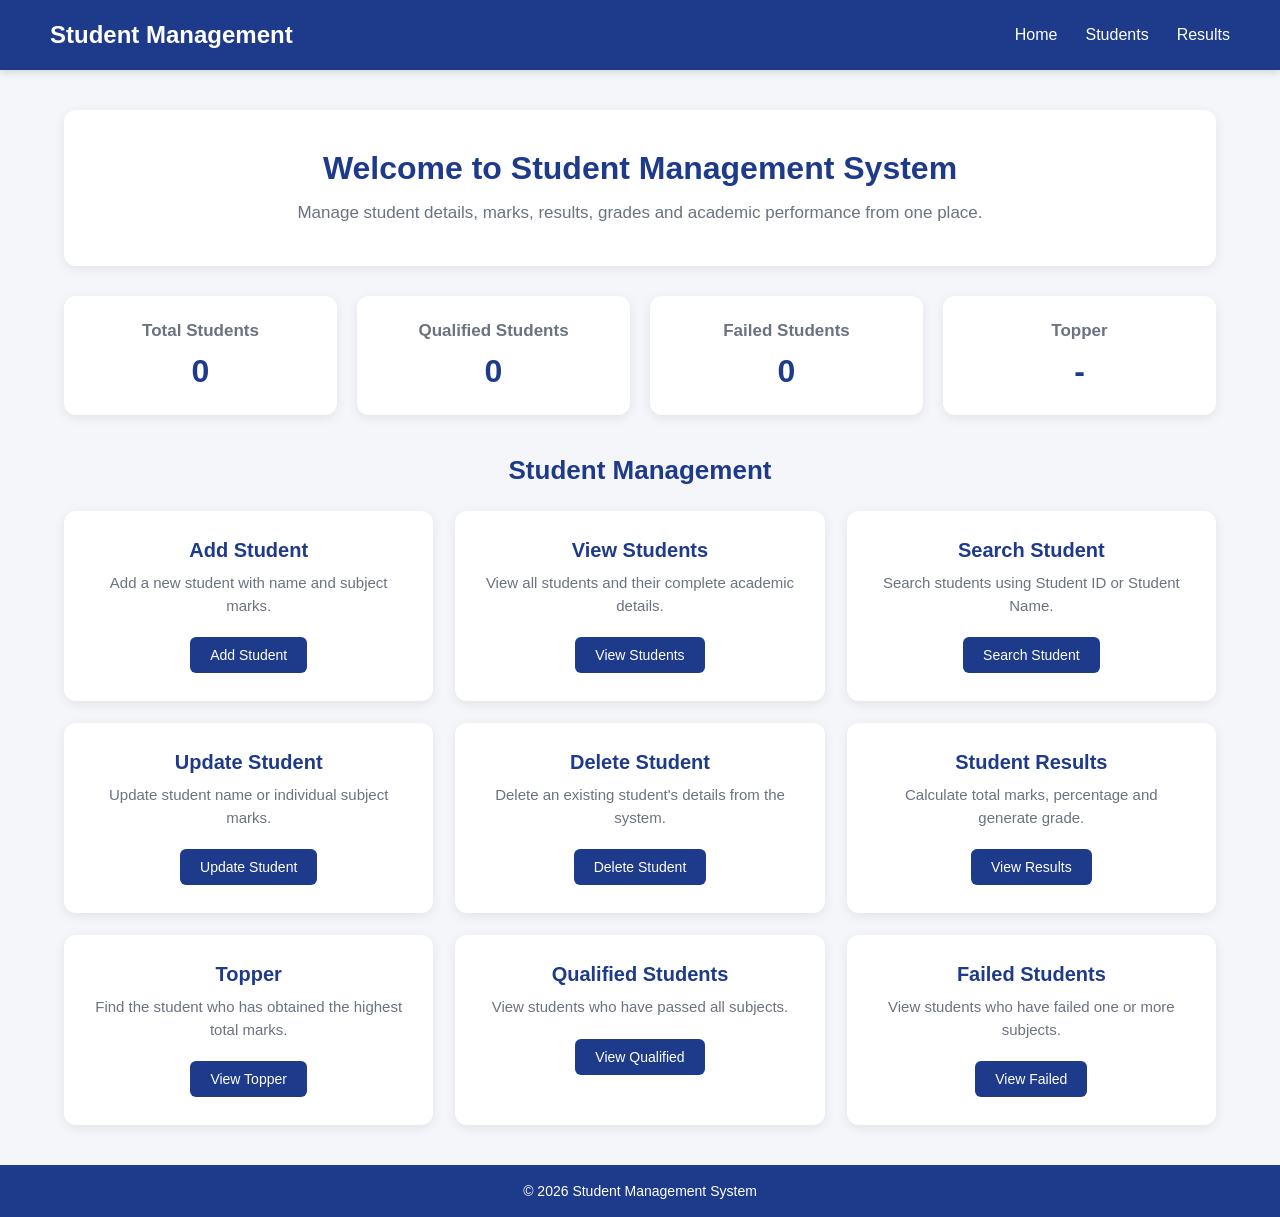
<file: frontend/index.html>
<!DOCTYPE html>
<html lang="en">
<head>
<meta charset="UTF-8">
<meta name="viewport" content="width=device-width, initial-scale=1.0">
<title>Student Management System</title>
<link rel="stylesheet" href="style.css">
</head>

<body>

<header class="navbar">

<div class="logo">
Student Management
</div>

<nav>
<a href="index.html">Home</a>
<a href="students.html">Students</a>
<a href="results.html">Results</a>
</nav>

</header>

<main class="container">

<section class="welcome">

<h1>Welcome to Student Management System</h1>

<p>
Manage student details, marks, results,
grades and academic performance from one place.
</p>

</section>

<section class="cards">

<div class="card">
<h3>Total Students</h3>
<h2 id="totalStudents">0</h2>
</div>

<div class="card">
<h3>Qualified Students</h3>
<h2 id="qualifiedStudents">0</h2>
</div>

<div class="card">
<h3>Failed Students</h3>
<h2 id="failedStudents">0</h2>
</div>

<div class="card">
<h3>Topper</h3>
<h2 id="topper">-</h2>
</div>

</section>

<h2 class="section-title">
Student Management
</h2>

<section class="menu">

<div class="menu-card">
<h3>Add Student</h3>
<p>Add a new student with name and subject marks.</p>
<a href="add-student.html" class="btn">Add Student</a>
</div>

<div class="menu-card">
<h3>View Students</h3>
<p>View all students and their complete academic details.</p>
<a href="students.html" class="btn">View Students</a>
</div>

<div class="menu-card">
<h3>Search Student</h3>
<p>Search students using Student ID or Student Name.</p>
<a href="search.html" class="btn">Search Student</a>
</div>

<div class="menu-card">
<h3>Update Student</h3>
<p>Update student name or individual subject marks.</p>
<a href="update-student.html" class="btn">Update Student</a>
</div>

<div class="menu-card">
<h3>Delete Student</h3>
<p>Delete an existing student's details from the system.</p>
<a href="delete-student.html" class="btn">Delete Student</a>
</div>

<div class="menu-card">
<h3>Student Results</h3>
<p>Calculate total marks, percentage and generate grade.</p>
<a href="results.html" class="btn">View Results</a>
</div>

<div class="menu-card">
<h3>Topper</h3>
<p>Find the student who has obtained the highest total marks.</p>
<a href="topper.html" class="btn">View Topper</a>
</div>

<div class="menu-card">
<h3>Qualified Students</h3>
<p>View students who have passed all subjects.</p>
<a href="qualified.html" class="btn">View Qualified</a>
</div>

<div class="menu-card">
<h3>Failed Students</h3>
<p>View students who have failed one or more subjects.</p>
<a href="failed.html" class="btn">View Failed</a>
</div>

</section>

</main>

<footer>
<p>© 2026 Student Management System</p>
</footer>

<script src="script.js"></script>

</body>
</html>
</file>
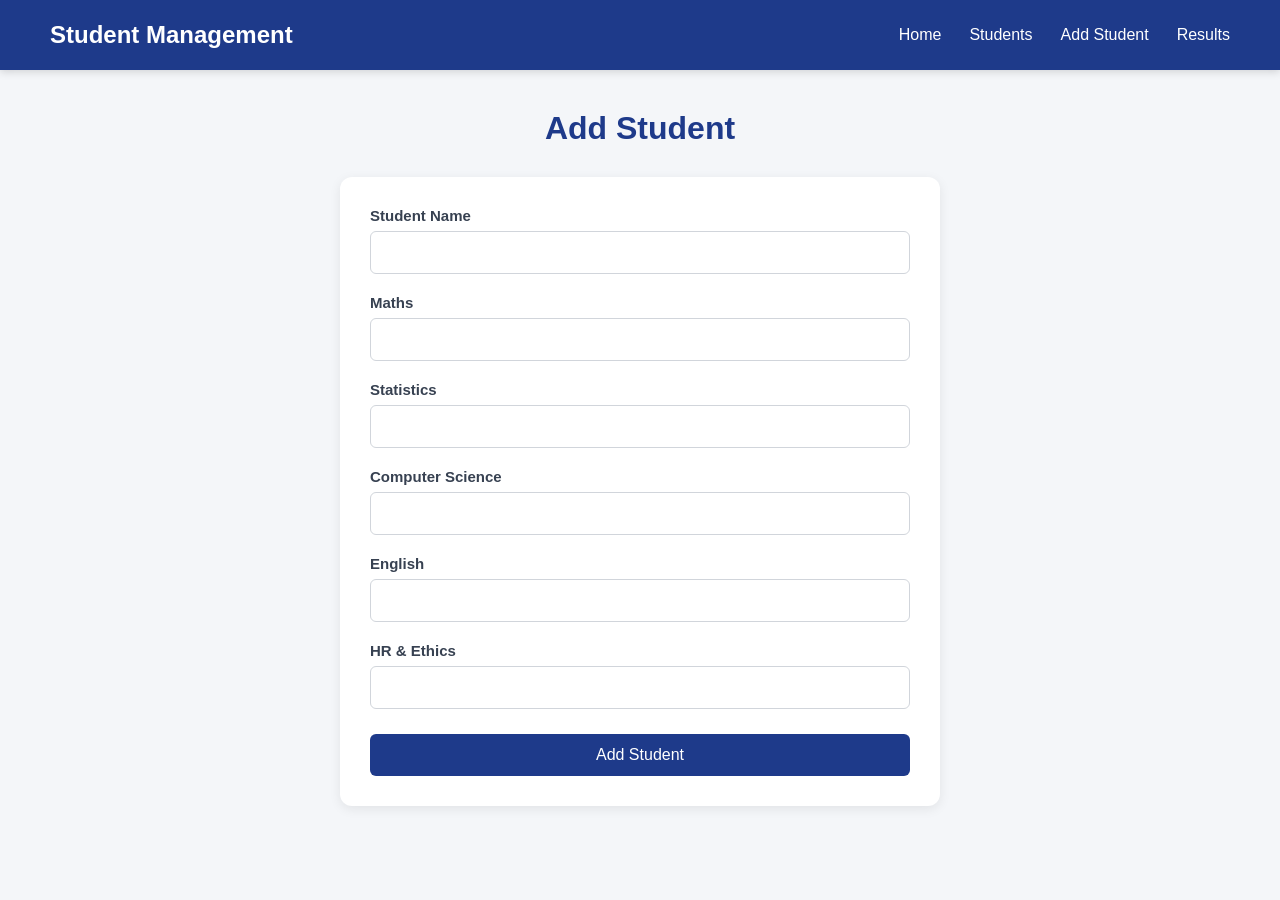
<file: frontend/add-student.html>
<!DOCTYPE html>
<html>
<head>
<title>Add Student</title>
<link rel="stylesheet" href="style.css">
</head>
<body>

<div class="navbar">
<div class="logo">Student Management</div>
<nav>
<a href="index.html">Home</a>
<a href="students.html">Students</a>
<a href="add-student.html">Add Student</a>
<a href="results.html">Results</a>
</nav>
</div>

<div class="container">
<h1>Add Student</h1>

<form id="studentForm">

<label>Student Name</label>
<input type="text" id="name" required>

<label>Maths</label>
<input type="number" id="maths" min="0" max="100" required>

<label>Statistics</label>
<input type="number" id="statistics" min="0" max="100" required>

<label>Computer Science</label>
<input type="number" id="computer_science" min="0" max="100" required>

<label>English</label>
<input type="number" id="english" min="0" max="100" required>

<label>HR & Ethics</label>
<input type="number" id="hr_ethics" min="0" max="100" required>

<button type="submit">Add Student</button>

</form>

<p id="message"></p>
</div>

<script src="script.js"></script>

</body>
</html>
</file>
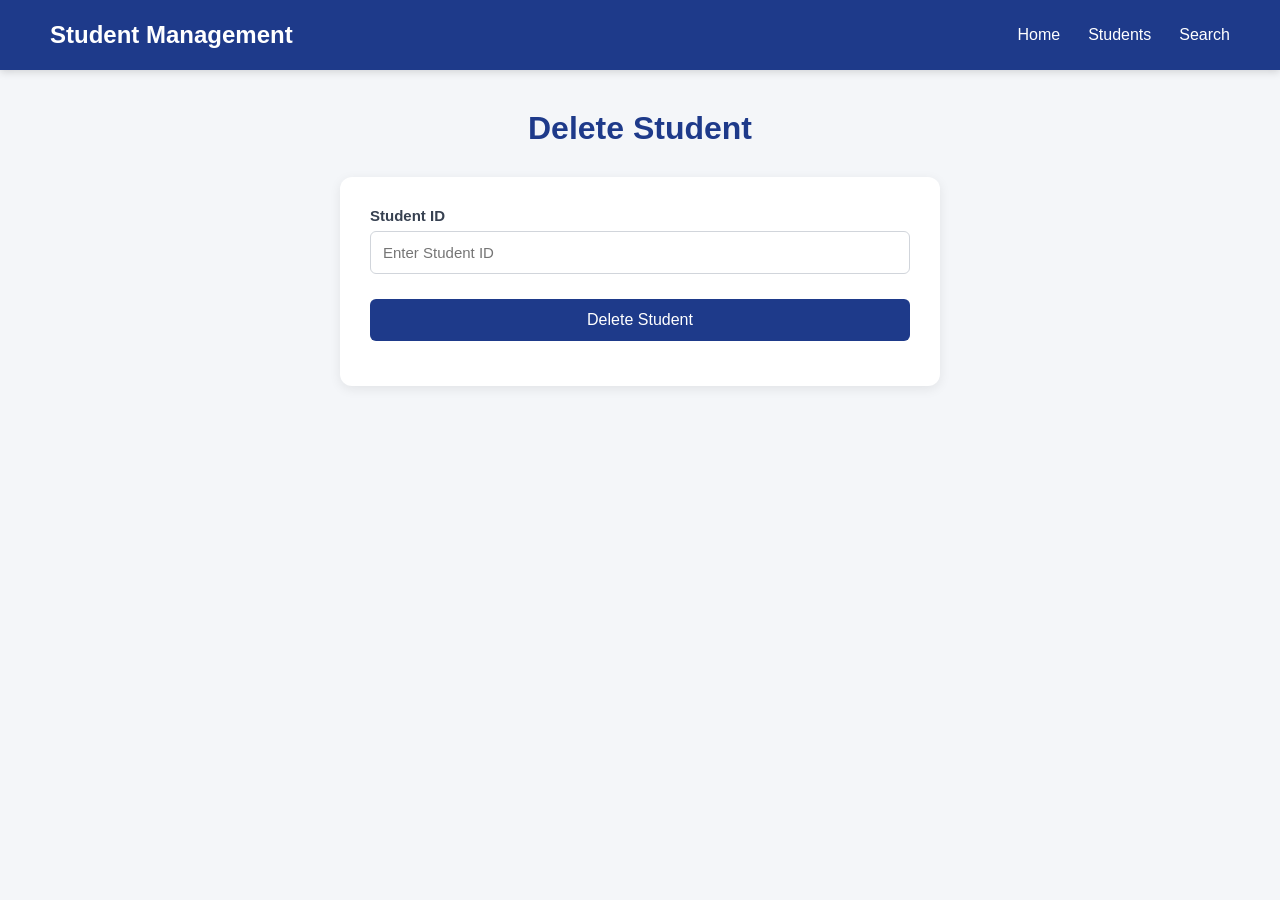
<file: frontend/delete-student.html>
<!DOCTYPE html>
<html>
<head>
<title>Delete Student</title>
<link rel="stylesheet" href="style.css">
</head>
<body>

<div class="navbar">
<div class="logo">Student Management</div>
<nav>
<a href="index.html">Home</a>
<a href="students.html">Students</a>
<a href="search.html">Search</a>
</nav>
</div>

<div class="container">

<h1>Delete Student</h1>

<form id="deleteForm">

<label>Student ID</label>
<input type="number" id="student_id" placeholder="Enter Student ID" required>

<button type="submit">Delete Student</button>

<p id="message"></p>

</form>

</div>

<script src="script.js"></script>

</body>
</html>
</file>
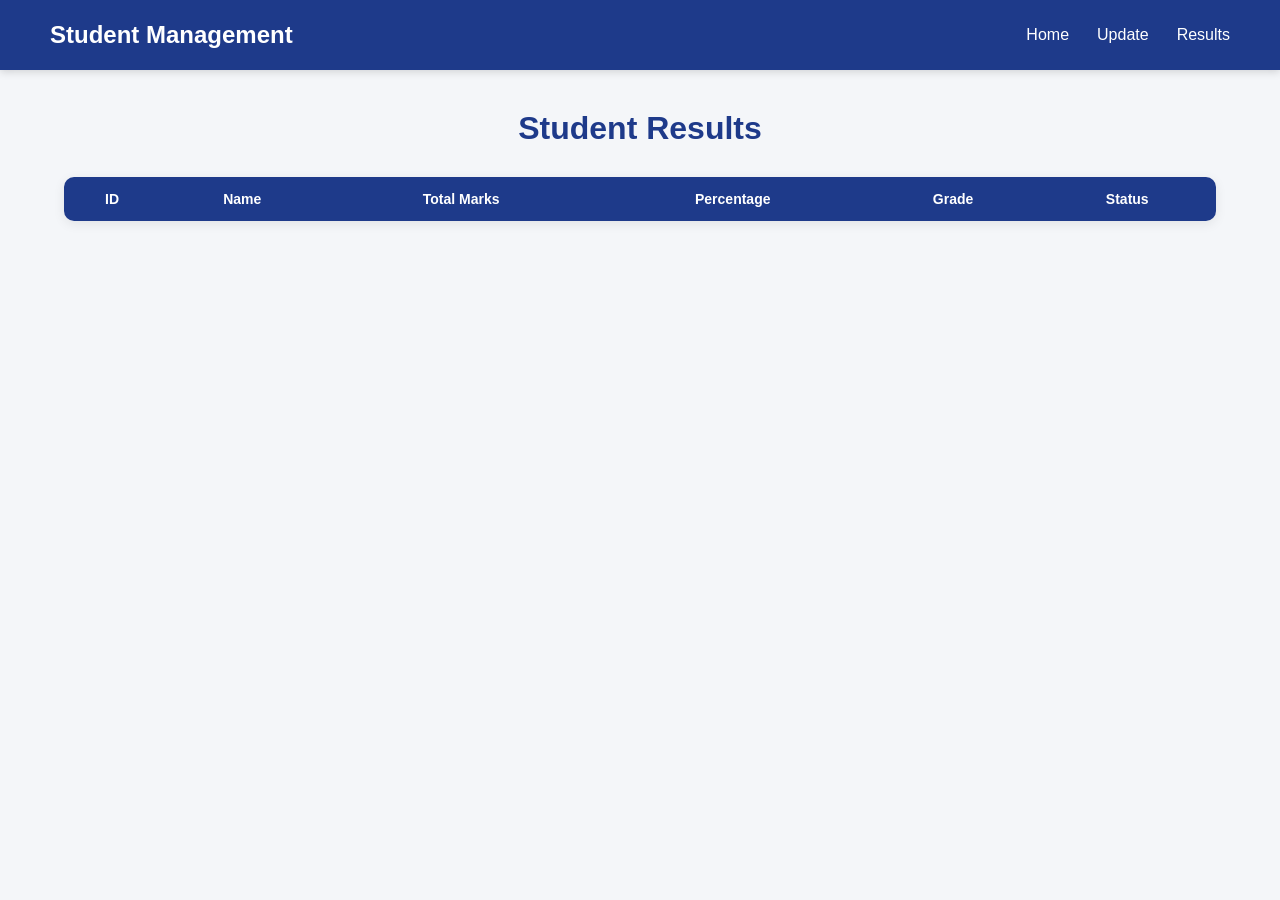
<file: frontend/results.html>
<!DOCTYPE html>
<html>
<head>
<title>Results</title>
<link rel="stylesheet" href="style.css">
</head>
<body>

<div class="navbar">
<div class="logo">Student Management</div>
<nav>
<a href="index.html">Home</a>
<a href="update-student.html">Update</a>
<a href="results.html">Results</a>
</nav>
</div>

<div class="container">

<h1>Student Results</h1>

<table>
<thead>
<tr>
<th>ID</th>
<th>Name</th>
<th>Total Marks</th>
<th>Percentage</th>
<th>Grade</th>
<th>Status</th>
</tr>
</thead>

<tbody id="resultsTable"></tbody>

</table>

</div>

<script src="script.js"></script>

</body>
</html>
</file>
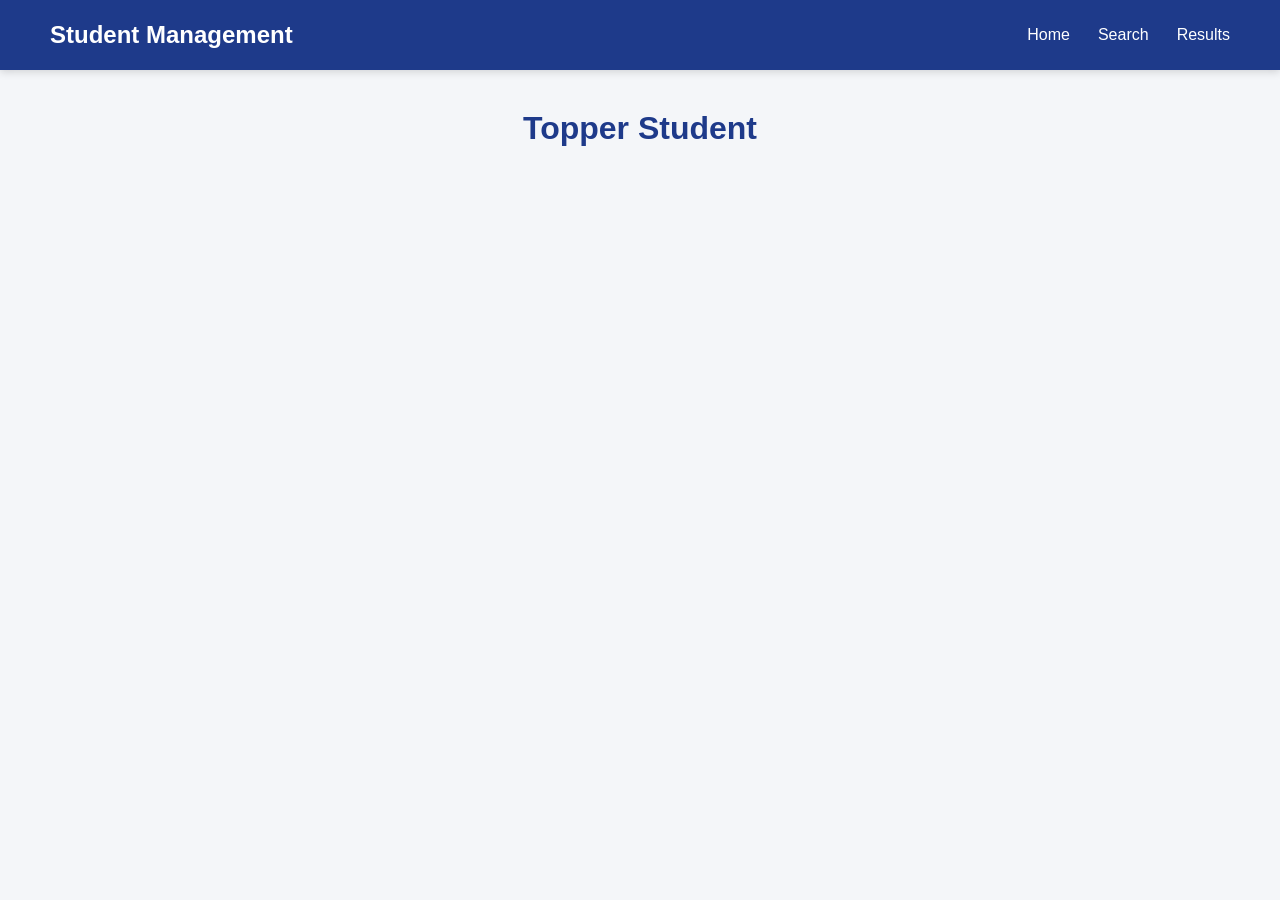
<file: frontend/topper.html>
<!DOCTYPE html>
<html>
<head>
<title>Topper</title>
<link rel="stylesheet" href="style.css">
</head>
<body>

<div class="navbar">
<div class="logo">Student Management</div>
<nav>
<a href="index.html">Home</a>
<a href="search.html">Search</a>
<a href="results.html">Results</a>
</nav>
</div>

<div class="container">

<h1>Topper Student</h1>

<div id="topperResult"></div>

</div>

<script src="script.js"></script>

</body>
</html>
</file>
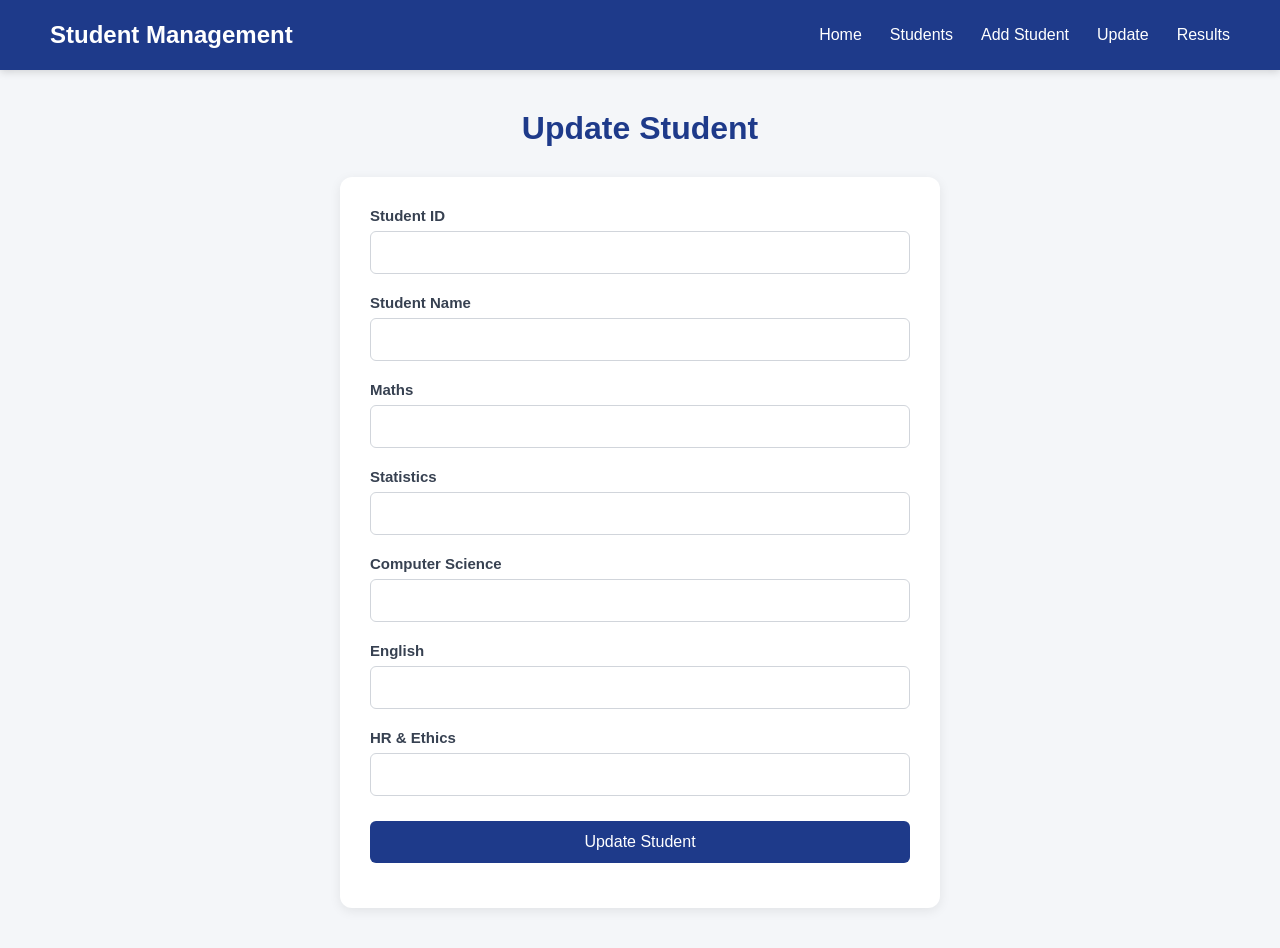
<file: frontend/update-student.html>
<!DOCTYPE html>
<html>
<head>
<title>Update Student</title>
<link rel="stylesheet" href="style.css">
</head>
<body>

<div class="navbar">
<div class="logo">Student Management</div>
<nav>
<a href="index.html">Home</a>
<a href="students.html">Students</a>
<a href="add-student.html">Add Student</a>
<a href="update-student.html">Update</a>
<a href="results.html">Results</a>
</nav>
</div>
<div class="container">
<h1>Update Student</h1>

<form id="updateForm">

<label>Student ID</label>
<input type="number" id="student_id" required>

<label>Student Name</label>
<input type="text" id="student_name" required>

<label>Maths</label>
<input type="number" id="maths" min="0" max="100" required>

<label>Statistics</label>
<input type="number" id="statistics" min="0" max="100" required>

<label>Computer Science</label>
<input type="number" id="computer_science" min="0" max="100" required>

<label>English</label>
<input type="number" id="english" min="0" max="100" required>

<label>HR & Ethics</label>
<input type="number" id="hr_ethics" min="0" max="100" required>

<button type="submit">Update Student</button>

<p id="message"></p>

</form>
</div>

<script src="script.js"></script>

</body>
</html>
</file>
<file: frontend/style.css>
*{
margin:0;
padding:0;
box-sizing:border-box;
}

body{
font-family:Arial,Helvetica,sans-serif;
background:#f4f6f9;
color:#1f2937;
min-height:100vh;
display:flex;
flex-direction:column;
}

.navbar{
width:100%;
height:70px;
background:#1e3a8a;
display:flex;
align-items:center;
justify-content:space-between;
padding:0 50px;
box-shadow:0 2px 8px rgba(0,0,0,0.15);
}

.logo{
font-size:24px;
font-weight:bold;
color:white;
}

nav{
display:flex;
gap:28px;
}

nav a{
color:white;
text-decoration:none;
font-size:16px;
font-weight:500;
transition:0.3s;
}

nav a:hover{
color:#93c5fd;
}

.container{
width:90%;
max-width:1200px;
margin:40px auto;
flex:1;
}

.welcome{
background:white;
padding:40px;
border-radius:12px;
text-align:center;
box-shadow:0 3px 12px rgba(0,0,0,0.08);
margin-bottom:30px;
}

.welcome h1{
font-size:32px;
color:#1e3a8a;
margin-bottom:12px;
}

.welcome p{
font-size:17px;
color:#6b7280;
line-height:1.6;
}

.cards{
display:grid;
grid-template-columns:repeat(4,1fr);
gap:20px;
margin-bottom:40px;
}

.card{
background:white;
padding:25px;
border-radius:12px;
text-align:center;
box-shadow:0 3px 12px rgba(0,0,0,0.08);
transition:0.3s;
}

.card:hover{
transform:translateY(-5px);
box-shadow:0 6px 18px rgba(0,0,0,0.12);
}

.card h3{
font-size:17px;
color:#6b7280;
margin-bottom:12px;
}

.card h2{
font-size:32px;
color:#1e3a8a;
}

.section-title{
font-size:26px;
text-align:center;
color:#1e3a8a;
margin-bottom:25px;
}

.menu{
display:grid;
grid-template-columns:repeat(3,1fr);
gap:22px;
}

.menu-card{
background:white;
padding:28px;
border-radius:12px;
box-shadow:0 3px 12px rgba(0,0,0,0.08);
text-align:center;
transition:0.3s;
}

.menu-card:hover{
transform:translateY(-5px);
box-shadow:0 6px 18px rgba(0,0,0,0.12);
}

.menu-card h3{
font-size:20px;
color:#1e3a8a;
margin-bottom:10px;
}

.menu-card p{
font-size:15px;
color:#6b7280;
line-height:1.5;
margin-bottom:20px;
}

.btn{
display:inline-block;
background:#1e3a8a;
color:white;
text-decoration:none;
padding:10px 20px;
border-radius:6px;
font-size:14px;
border:none;
cursor:pointer;
transition:0.3s;
}

.btn:hover{
background:#172554;
}

form{
background:white;
padding:30px;
border-radius:12px;
max-width:600px;
margin:0 auto;
box-shadow:0 3px 12px rgba(0,0,0,0.08);
}

form label{
display:block;
font-size:15px;
font-weight:bold;
margin-bottom:7px;
margin-top:15px;
color:#374151;
}

form label:first-child{
margin-top:0;
}

form input,
form select{
width:100%;
padding:12px;
border:1px solid #d1d5db;
border-radius:6px;
font-size:15px;
outline:none;
margin-bottom:5px;
}

form input:focus,
form select:focus{
border-color:#1e3a8a;
box-shadow:0 0 0 2px rgba(30,58,138,0.1);
}

form button{
width:100%;
padding:12px;
margin-top:20px;
background:#1e3a8a;
color:white;
border:none;
border-radius:6px;
font-size:16px;
cursor:pointer;
transition:0.3s;
}

form button:hover{
background:#172554;
}

#message{
text-align:center;
margin-top:15px;
font-weight:bold;
color:#1e3a8a;
}

table{
width:100%;
border-collapse:collapse;
background:white;
box-shadow:0 3px 12px rgba(0,0,0,0.08);
border-radius:10px;
overflow:hidden;
}

table th{
background:#1e3a8a;
color:white;
padding:14px 10px;
font-size:14px;
}

table td{
padding:12px 10px;
border-bottom:1px solid #e5e7eb;
text-align:center;
font-size:14px;
}

table tr:hover{
background:#f8fafc;
}

table tr:last-child td{
border-bottom:none;
}

.result-box{
background:white;
max-width:600px;
margin:30px auto;
padding:35px;
border-radius:12px;
box-shadow:0 3px 12px rgba(0,0,0,0.08);
text-align:center;
}

.result h2{
font-size:28px;
color:#1e3a8a;
margin-bottom:20px;
}

.result p{
font-size:17px;
margin:10px 0;
color:#4b5563;
}

#searchResult{
margin-top:30px;
overflow-x:auto;
}

footer{
background:#1e3a8a;
color:white;
text-align:center;
padding:18px;
margin-top:auto;
}

footer p{
font-size:14px;
}

h1{
color:#1e3a8a;
text-align:center;
margin-bottom:30px;
}

@media(max-width:900px){

.cards{
grid-template-columns:repeat(2,1fr);
}

.menu{
grid-template-columns:repeat(2,1fr);
}

.navbar{
padding:0 25px;
}

}

@media(max-width:600px){

.navbar{
height:auto;
padding:18px;
flex-direction:column;
gap:15px;
}

.logo{
font-size:21px;
}

nav{
gap:15px;
flex-wrap:wrap;
justify-content:center;
}

nav a{
font-size:14px;
}

.container{
width:94%;
margin:25px auto;
}

.welcome{
padding:25px 18px;
}

.welcome h1{
font-size:25px;
}

.cards{
grid-template-columns:1fr;
}

.menu{
grid-template-columns:1fr;
}

table{
display:block;
overflow-x:auto;
white-space:nowrap;
}

form{
padding:22px;
}

}
</file>
